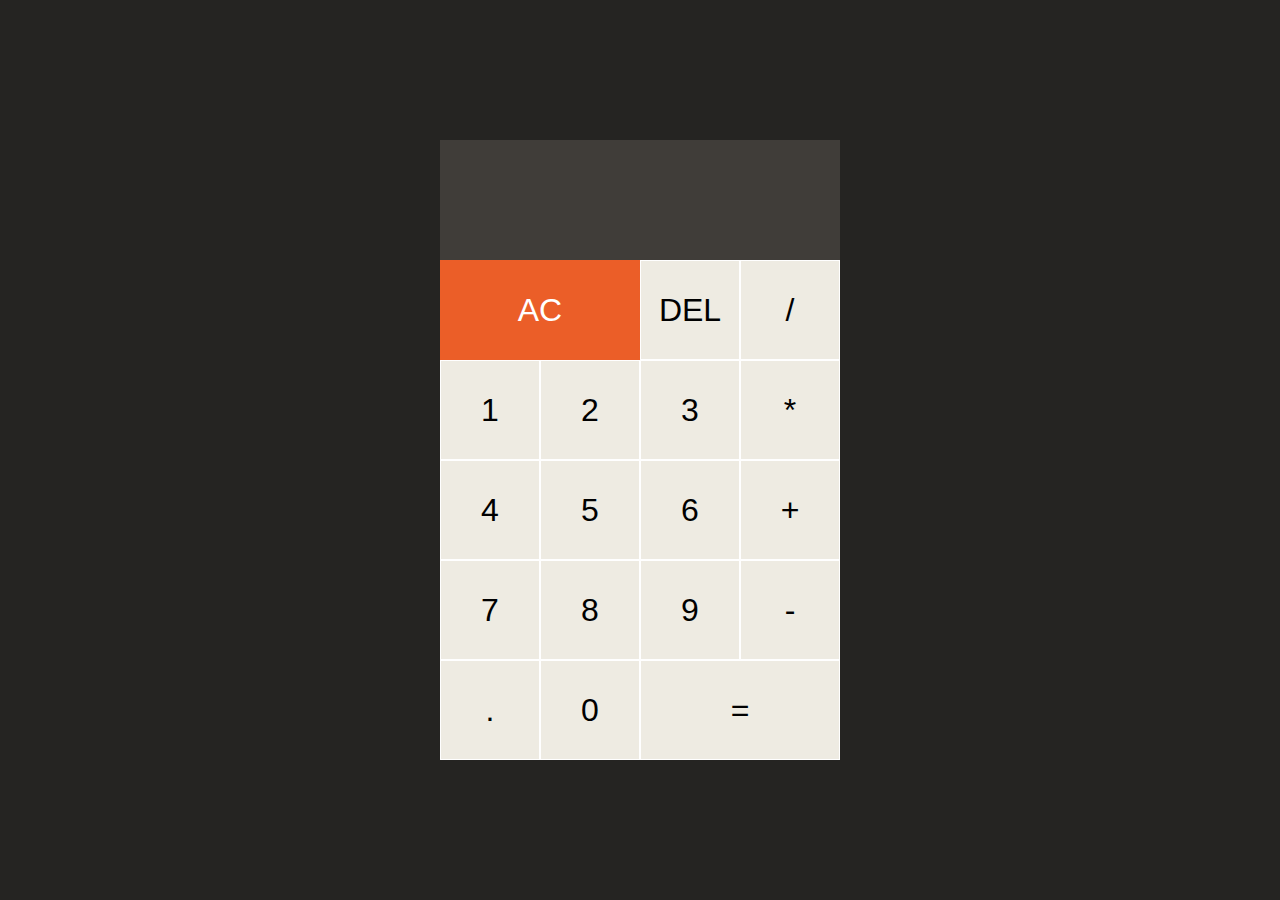
<file: Calculator_Js/index.html>
<!DOCTYPE html>
<html lang="en">
  <head>
    <meta charset="UTF-8" />
    <meta name="viewport" content="width=device-width, initial-scale=1.0" />
    <title>Calculator</title>
    <link href="styles.css" rel="stylesheet" />
    <script src="script.js" defer></script>
  </head>
  <body>
    <div class="calculator-grid">
      <div class="output">
        <div data-previous-operand class="previous-operand"></div>
        <div data-current-operand class="current-operand"></div>
      </div>
      <button data-all-clear class="span-two" id="ac">AC</button>
      <button data-delete>DEL</button>
      <button data-operation>/</button>
      <button data-number>1</button>
      <button data-number>2</button>
      <button data-number>3</button>
      <button data-operation>*</button>
      <button data-number>4</button>
      <button data-number>5</button>
      <button data-number>6</button>
      <button data-operation>+</button>
      <button data-number>7</button>
      <button data-number>8</button>
      <button data-number>9</button>
      <button data-operation>-</button>
      <button data-number>.</button>
      <button data-number>0</button>
      <button data-equals class="span-two">=</button>
    </div>
  </body>
</html>
</file>
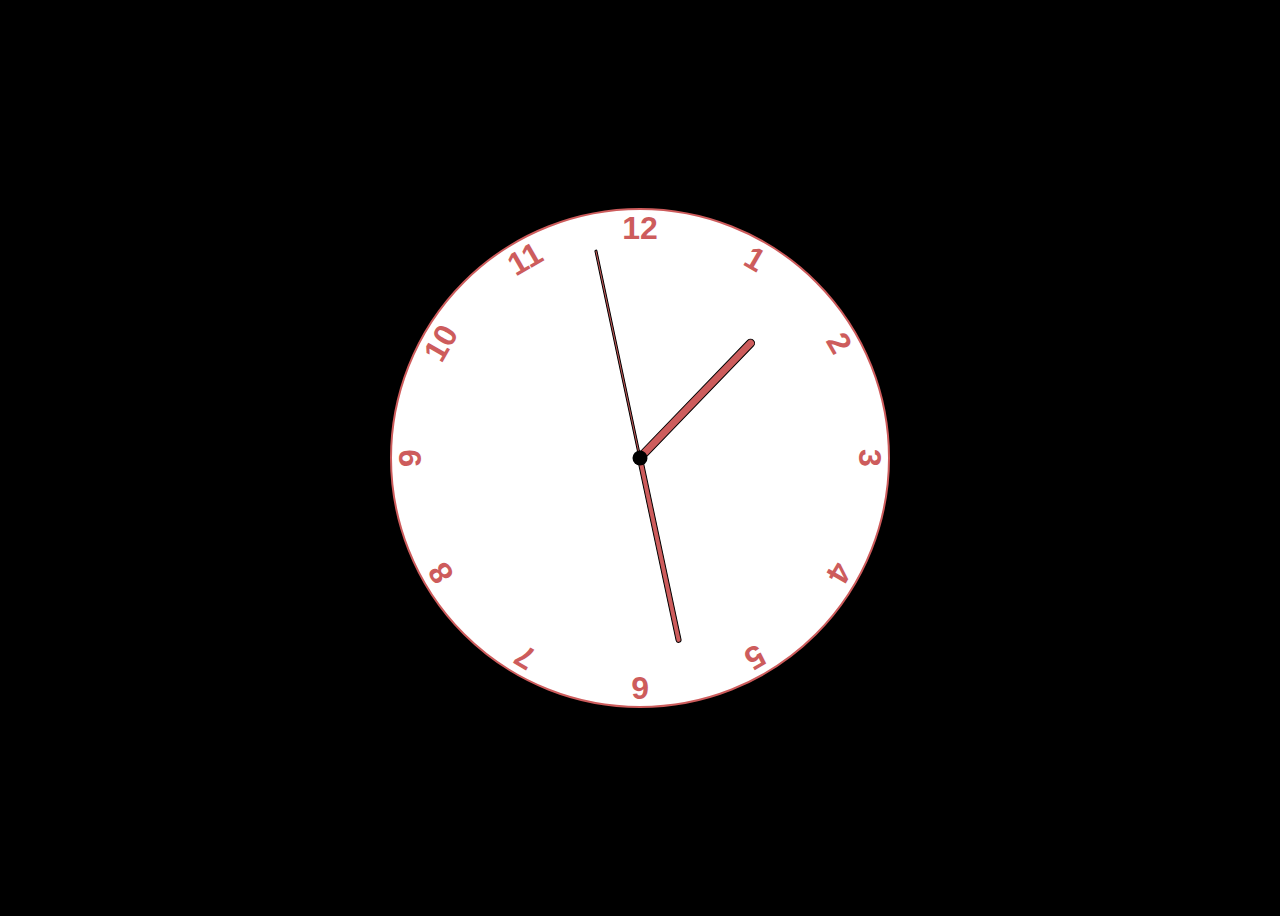
<file: Clock_Js/index.html>
<!DOCTYPE html>
<!--[if lt IE 7]>      <html class="no-js lt-ie9 lt-ie8 lt-ie7"> <![endif]-->
<!--[if IE 7]>         <html class="no-js lt-ie9 lt-ie8"> <![endif]-->
<!--[if IE 8]>         <html class="no-js lt-ie9"> <![endif]-->
<!--[if gt IE 8]>      <html class="no-js"> <![endif]-->
<html>
  <head>
    <meta charset="utf-8" />
    <meta http-equiv="X-UA-Compatible" content="IE=edge" />
    <title>Clock</title>
    <meta name="viewport" content="width=device-width, initial-scale=1" />
    <link rel="stylesheet" href="styles.css" />
    <script defer src="script.js"></script>
  </head>
  <body>
    <!--[if lt IE 7]>
      <p class="browsehappy">
        You are using an <strong>outdated</strong> browser. Please
        <a href="#">upgrade your browser</a> to improve your experience.
      </p>
    <![endif]-->
    <div class="clock">
      <div class="hand hour" data-hour-hand></div>
      <div class="hand minute" data-minute-hand></div>
      <div class="hand second" data-second-hand></div>
      <div class="number number1">1</div>
      <div class="number number2">2</div>
      <div class="number number3">3</div>
      <div class="number number4">4</div>
      <div class="number number5">5</div>
      <div class="number number6">6</div>
      <div class="number number7">7</div>
      <div class="number number8">8</div>
      <div class="number number9">9</div>
      <div class="number number10">10</div>
      <div class="number number11">11</div>
      <div class="number number12">12</div>
    </div>
  </body>
</html>
</file>
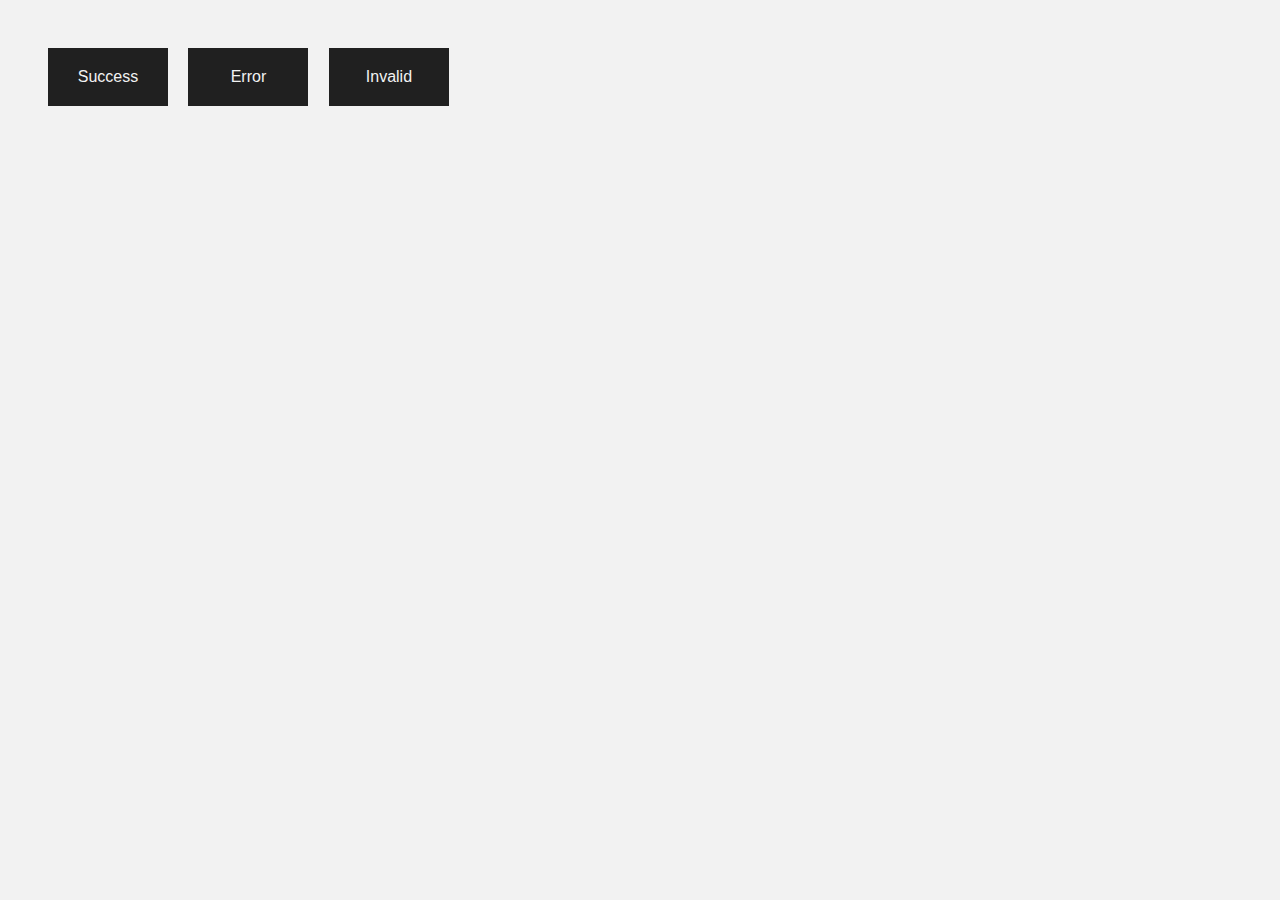
<file: toast_notification/index.html>
<!DOCTYPE html>
<html lang="en">
  <head>
    <meta charset="UTF-8" />
    <meta name="viewport" content="width=device-width, initial-scale=1.0" />
    <title>Toast</title>
    <link rel="stylesheet" href="style.css" />
    <link
      rel="stylesheet"
      href="https://fonts.googleapis.com/css2?family=Material+Symbols+Outlined:opsz,wght,FILL,GRAD@24,400,1,0"
    />
  </head>
  <body>
    <div class="buttons">
      <button onclick="showToast(success)">Success</button>
      <button onclick="showToast(error)">Error</button>
      <button onclick="showToast(invalid)">Invalid</button>
    </div>
    <div id="toastBox"></div>
    <script>
      let toastBox = document.getElementById("toastBox");
      let success =
        '<span class="material-symbols-outlined">check_circle</span>Successful, well done!';
      let error =
        '<span class="material-symbols-outlined">error</span>Error, try refreshing!';
      let invalid =
        '<span class="material-symbols-outlined">cancel</span>Invalid, try again!';

      function showToast(msg) {
        const toast = document.createElement("div");
        toast.classList.add("toast");
        toast.innerHTML = msg;
        toastBox.appendChild(toast);

        if (msg.includes("Error")) {
          toast.classList.add("error");
        }
        if (msg.includes("Invalid")) {
          toast.classList.add("invalid");
        }

        setTimeout(() => {
          toast.remove();
        }, 3000);
      }
    </script>
  </body>
</html>
</file>
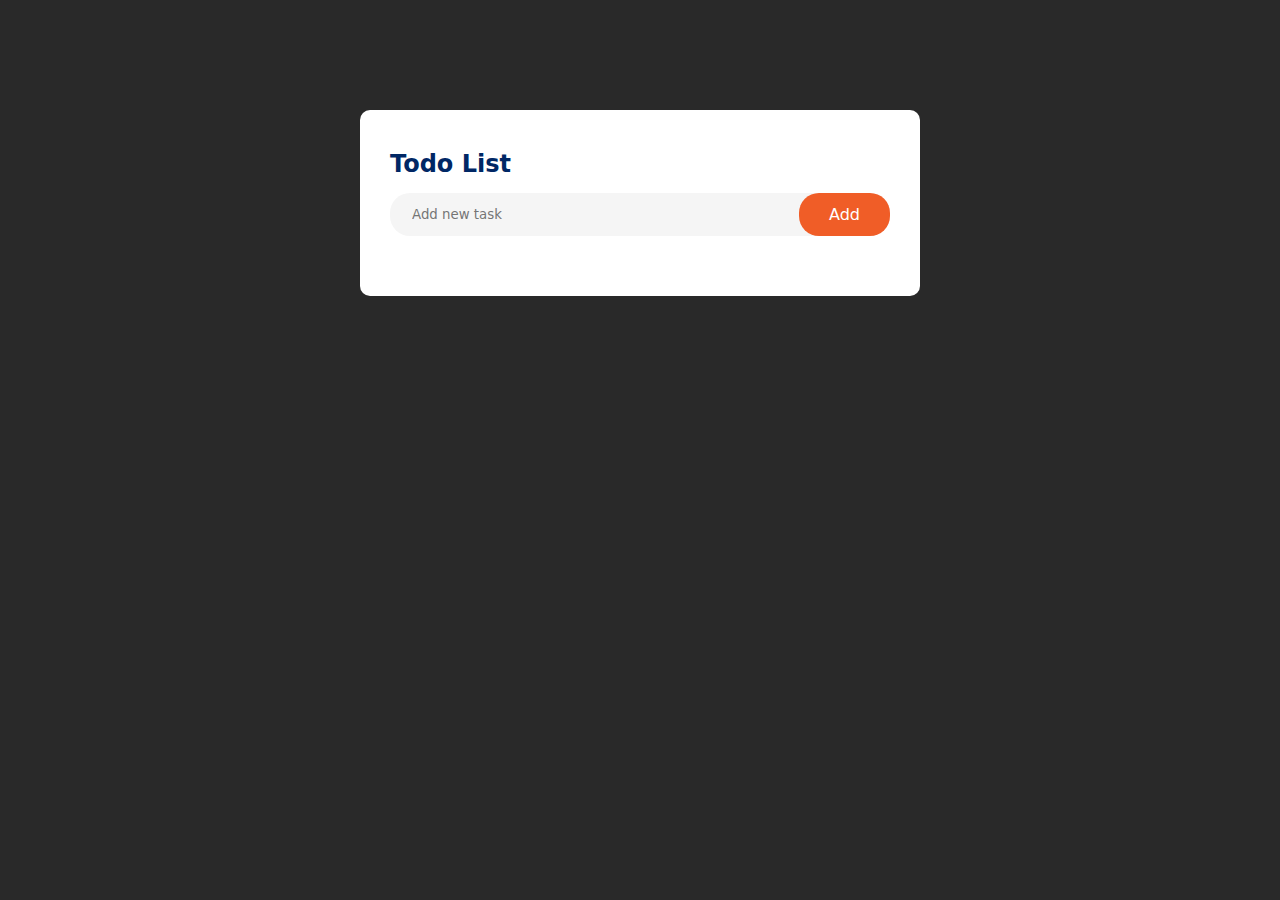
<file: todo_list/index.html>
<!DOCTYPE html>
<html>
  <head>
    <title>To-Do List</title>
    <link rel="stylesheet" href="style.css" />
  </head>
  <body>
    <div class="container">
      <div class="todo-app">
        <h2>Todo List</h2>
        <div class="row">
          <input type="text" id="input-box" placeholder="Add new task" />
          <button onclick="addTask()">Add</button>
        </div>
        <ul id="list-container">
          <!-- <li class="checked">Task 1<span>x</span></li>
          <li>Task 1</li>
          <li>Task 1</li> -->
        </ul>
      </div>
    </div>
    <script src="script.js"></script>
  </body>
</html>
</file>
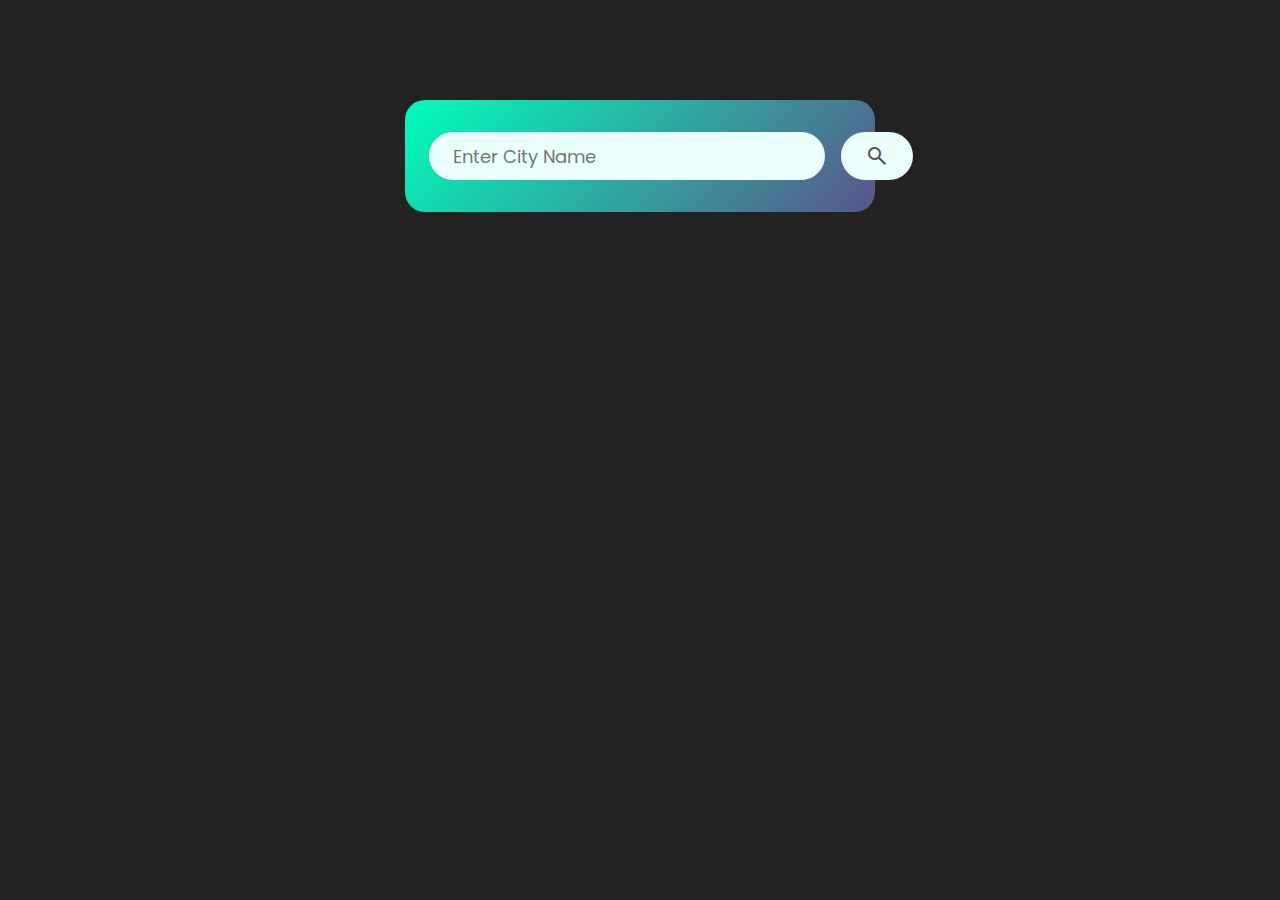
<file: weather_app_js/index.html>
<!DOCTYPE html>
<html lang="en">
  <head>
    <meta charset="UTF-8" />
    <meta name="viewport" content="width=device-width, initial-scale=1.0" />
    <title>Weather App</title>
    <link rel="stylesheet" href="style.css" />
    <link
      href="https://fonts.googleapis.com/css2?family=Material+Symbols+Outlined"
      rel="stylesheet"
    />
    <link rel="preconnect" href="https://fonts.googleapis.com" />
    <link rel="preconnect" href="https://fonts.gstatic.com" crossorigin />
    <link
      href="https://fonts.googleapis.com/css2?family=Poppins:ital,wght@0,300;1,100&display=swap"
      rel="stylesheet"
    />
  </head>
  <body>
    <div class="card">
      <div class="search">
        <input type="text" placeholder="Enter City Name" class="search-bar" />
        <button class="search-btn">
          <span class="material-symbols-outlined"> search </span>
        </button>
      </div>
      <div class="error">
        <p>Invalid City Name</p>
      </div>
      <div class="weather">
        <img src="images/rain.png" alt="Raining" class="weather-icon" />
        <h1 class="temp">22°C</h1>
        <h2 class="city">Noida</h2>
        <div class="details">
          <div class="col">
            <img src="images/humidity.png" alt="Humidity" />
            <div>
              <p class="humidity">50%</p>
              <p>Humidity</p>
            </div>
          </div>
          <div class="col">
            <img src="images/wind.png" alt="Wind Speed" />
            <div>
              <p class="wind">30 km/h</p>
              <p>Wind Speed</p>
            </div>
          </div>
        </div>
      </div>
    </div>
    <script>
      const apiKey = "YOUR_API_KEY";
      const apiUrl =
        "https://api.openweathermap.org/data/2.5/weather?units=metric";

      const searchBtn = document.querySelector(".search-btn");
      const searchBar = document.querySelector(".search-bar");
      const weatherIcon = document.querySelector(".weather-icon");

      async function checkWeather(city) {
        const response = await fetch(`${apiUrl}&q=${city}&appid=${apiKey}`);

        if (response.status == 404) {
          document.querySelector(".error").style.display = "block";
          document.querySelector(".weather").style.display = "none";
        } else {
          var data = await response.json();

          document.querySelector(".error").style.display = "none";

          document.querySelector(".city").innerHTML = data.name;
          document.querySelector(".temp").innerHTML =
            Math.round(data.main.temp) + "°C";
          document.querySelector(".humidity").innerHTML =
            data.main.humidity + "%";
          document.querySelector(".wind").innerHTML = data.wind.speed + "km/h";

          switch (data.weather[0].main) {
            case "Clouds":
              weatherIcon.src = "images/clouds.png";
              break;
            case "Rain":
              weatherIcon.src = "images/rainy.png";
              break;
            case "Clear":
              weatherIcon.src = "images/clear.png";
              break;
            case "Drizzle":
              weatherIcon.src = "images/drizzle.png";
              break;
            case "Snow":
              weatherIcon.src = "images/snow.png";
              break;
          }

          document.querySelector(".weather").style.display = "block";

          console.log(data);
        }
      }

      searchBtn.addEventListener("click", () => {
        checkWeather(searchBar.value);
      });
    </script>
  </body>
</html>
</file>
<file: Calculator_Js/styles.css>
*,
*::before,
*::after {
  box-sizing: border-box;
  font-family: "Roboto", sans-serif;
  font-weight: 500;
}

body {
  padding: 0;
  margin: 0;
  background: #252422;
}

.calculator-grid {
  display: grid;
  justify-content: center;
  align-content: center;
  min-height: 100vh;
  grid-template-columns: repeat(4, 100px);
  grid-template-rows: minmax(120px, auto) repeat(5, 100px);
}

.calculator-grid > button {
  cursor: pointer;
  font-size: 2rem;
  border: 1px solid #fff;
  outline: none;
  background-color: #eeebe2;
}

#ac {
  color: white;
  background-color: #eb5e28;
  border: 0px;
}

#ac:hover {
  background-color: #cc4514;
}

.calculator-grid > button:hover {
  background-color: #ccc5b9;
}

.span-two {
  grid-column: span 2;
}

.output {
  grid-column: 1 / -1;
  background-color: #403d39;
  display: flex;
  align-items: flex-end;
  justify-content: space-around;
  flex-direction: column;
  padding: 10px;
  word-wrap: break-word;
  word-break: break-all;
}

.output .previous-operand {
  color: rgba(255, 255, 255, 0.75);
  font-size: 1.5rem;
}

.output .current-operand {
  color: #fff;
  font-size: 2.5rem;
}
</file>
<file: Clock_Js/styles.css>
*,
*::before,
*::after {
  box-sizing: border-box;
  font-family: Gotham Rounded, sans-serif;
}

body {
  background: black;
  display: flex;
  justify-content: center;
  align-items: center;
  min-height: 100vh;
  overflow: hidden;
}

.clock {
  width: 500px;
  height: 500px;
  background-color: white;
  border-radius: 50%;
  border: 2px solid indianred;
  position: relative;
}

.clock .number {
  --rotate: 0;
  position: absolute;
  width: 100%;
  height: 100%;
  /* background-color: aqua; */
  text-align: center;
  font-size: 2rem;
  font-weight: bold;
  color: indianred;
  transform: rotate(var(--rotate));
}

.clock .number1 {
  --rotate: 30deg;
}
.clock .number2 {
  --rotate: 60deg;
}
.clock .number3 {
  --rotate: 90deg;
}
.clock .number4 {
  --rotate: 120deg;
}
.clock .number5 {
  --rotate: 150deg;
}
.clock .number6 {
  --rotate: 180deg;
}
.clock .number7 {
  --rotate: 210deg;
}
.clock .number8 {
  --rotate: 240deg;
}
.clock .number9 {
  --rotate: 270deg;
}
.clock .number10 {
  --rotate: 300deg;
}
.clock .number11 {
  --rotate: 330deg;
}

.clock .hand {
  --rotation: 0;
  position: absolute;
  bottom: 50%;
  left: 50%;
  border-top-left-radius: 5px;
  border-top-right-radius: 5px;
  border: 1px solid black;
  background-color: black;
  transform-origin: bottom;
  z-index: 10;
  transform: translateX(-50%) rotate(calc(var(--rotation) * 1deg));
}

.clock::after {
  content: "";
  position: absolute;
  background-color: black;
  z-index: 11;
  width: 15px;
  height: 15px;
  top: 50%;
  left: 50%;
  transform: translate(-50%, -50%);
  border-radius: 50%;
}

.clock .hand.second {
  height: 43%;
  background-color: indianred;
  width: 3px;
}
.clock .hand.minute {
  height: 38%;
  background-color: indianred;
  width: 6px;
}
.clock .hand.hour {
  height: 33%;
  background-color: indianred;
  width: 9px;
}
</file>
<file: toast_notification/style.css>
* {
  box-sizing: border-box;
  margin: 0;
  padding: 0;
  font-family: "Roboto", sans-serif;
}

body {
  background-color: #f2f2f2;
}

.buttons {
  margin: 40px;
}

.buttons button {
  width: 120px;
  font-size: 16px;
  color: #f2f2f2;
  cursor: pointer;
  border: none;
  outline: none;
  padding: 20px 28px;
  margin: 8px;
  background-color: #202020;
}

.buttons button:hover {
  background-color: #404040;
}

#toastBox {
  position: absolute;
  right: 40px;
  bottom: 40px;
  display: flex;
  flex-direction: column;
  overflow: hidden;
  padding: 20px;
}

.toast {
  width: 400px;
  height: 64px;
  font-weight: 600;
  background-color: white;
  margin: 8px 0px;
  display: flex;
  align-items: center;
  position: relative;
  transform: translateX(100%);
  animation: moveleft 0.5s linear forwards;
}

@keyframes moveleft {
  100% {
    transform: translateX(0%);
  }
}

.toast span {
  /* background-color: red; */
  color: green;
  margin: 20px;
  font-size: 32px;
}

.toast.error span {
  color: red;
}

.toast.invalid span {
  color: orange;
}

.toast::after {
  content: "";
  position: absolute;
  left: 0;
  bottom: 0;
  width: 100%;
  height: 5px;
  background-color: green;
  animation: anim 3s linear forwards;
}

.toast.error::after {
  background-color: red;
}

.toast.invalid::after {
  background-color: orange;
}

@keyframes anim {
  100% {
    width: 0;
  }
}
</file>
<file: todo_list/style.css>
* {
  box-sizing: border-box;
  padding: 0;
  margin: 0;
  font-family: "Poppins", system-ui, -apple-system, BlinkMacSystemFont,
    "Segoe UI", Roboto, Oxygen, Ubuntu, Cantarell, "Open Sans", "Helvetica Neue",
    sans-serif, sans-serif;
}

.container {
  background-color: #292929;
  height: 100vh;
  width: 100%;
  padding: 10px;
}

.todo-app {
  background-color: white;
  border-radius: 10px;
  width: 100%;
  max-width: 560px;
  margin: 100px auto 0;
  padding: 40px 30px;
}

.todo-app h2 {
  color: #002765;
  display: flex;
  align-items: center;
  margin-bottom: 15px;
}

.row {
  display: flex;
  align-items: center;
  justify-content: space-between;
  background-color: #f5f5f5;
  border-radius: 20px;
  padding-left: 10px;
  margin-bottom: 20px;
}

.todo-app input {
  border: none;
  background-color: transparent;
  outline: none;
  flex: 1;
  padding: 12px;
}

.todo-app button {
  border: none;
  color: white;
  font-weight: 500;
  font-size: 16px;
  background-color: rgb(240, 93, 39);
  outline: none;
  cursor: pointer;
  border-radius: 20px;
  padding: 12px 30px;
}

.todo-app button:hover {
  background-color: #bd3c04;
  transition: all 150ms ease-in-out;
}

.todo-app ul li {
  list-style: none;
  font-size: 16px;
  padding: 12px 8px 12px 50px;
  user-select: none;
  cursor: pointer;
  display: flex;
  position: relative;
}

.todo-app ul li::before {
  content: "";
  position: absolute;
  left: 20px;
  top: 50%;
  transform: translateY(-50%);
  width: 20px;
  height: 20px;
  border-radius: 50%;
  background-size: cover;
  background-position: center;
  background-image: url(images/unchecked.png);
}

.todo-app ul li.checked {
  text-decoration: line-through;
  color: #bfbfbf;
}

.todo-app ul li.checked::before {
  background-image: url(images/checked.png);
}

.todo-app ul li span {
  position: absolute;
  right: 0;
  padding: 0;
  top: 50%;
  transform: translateY(-50%);
  width: 40px;
  height: 40px;
  font-size: 22;
  color: #555;
  display: flex;
  align-items: center;
  justify-content: center;
  text-align: center;
  border-radius: 50%;
}

.todo-app ul li span:hover {
  background-color: #f5f5f5;
}
</file>
<file: weather_app_js/style.css>
* {
  margin: 0;
  padding: 0;
  box-sizing: border-box;
  font-family: "Poppins", sans-serif;
}

body {
  background-color: #222;
}

.card {
  width: 90%;
  max-width: 470px;
  background: linear-gradient(135deg, #00feba, #5b548a);
  margin: 100px auto 0;
  border-radius: 20px;
  padding: 32px 24px;
  text-align: center;
}

.search {
  width: 100%;
  display: flex;
  align-items: center;
  justify-content: space-between;
}

.search input {
  border: 0;
  outline: 0;
  background-color: #ebfffc;
  color: #555;
  padding: 12px 24px;
  height: 48px;
  border-radius: 30px;
  flex: 1;
  margin-right: 16px;
  font-size: 18px;
}

.search button {
  border: 0;
  outline: 0;
  background-color: #ebfffc;
  color: #555;
  padding: 12px 24px;
  height: 48px;
  border-radius: 30px;
  font-size: 18px;
  cursor: pointer;
}

.search button:hover {
  background-color: #313131;
  color: #fff;
  transition: 0.1s ease-in-out;
}

.weather {
  color: #fff;
  display: none;
}

.weather-icon {
  width: 170px;
  margin-top: 30px;
}

.weather h1 {
  font-size: 80px;
  font-weight: 500;
}

.weather h2 {
  font-size: 45px;
  font-weight: 400;
  margin-top: -20px;
}

.details {
  display: flex;
  align-items: center;
  justify-content: space-between;
  padding: 0px 20px;
  margin-top: 50px;
}

.col {
  display: flex;
  align-items: center;
  text-align: left;
}

.col img {
  width: 40px;
  margin-right: 10px;
}

.humidity,
.wind {
  font-size: 24px;
  margin-top: -6px;
}

.error {
  color: white;
  font-size: 14px;
  margin-left: 20px;
  margin-top: 10px;
  text-align: left;
  display: none;
}
</file>
